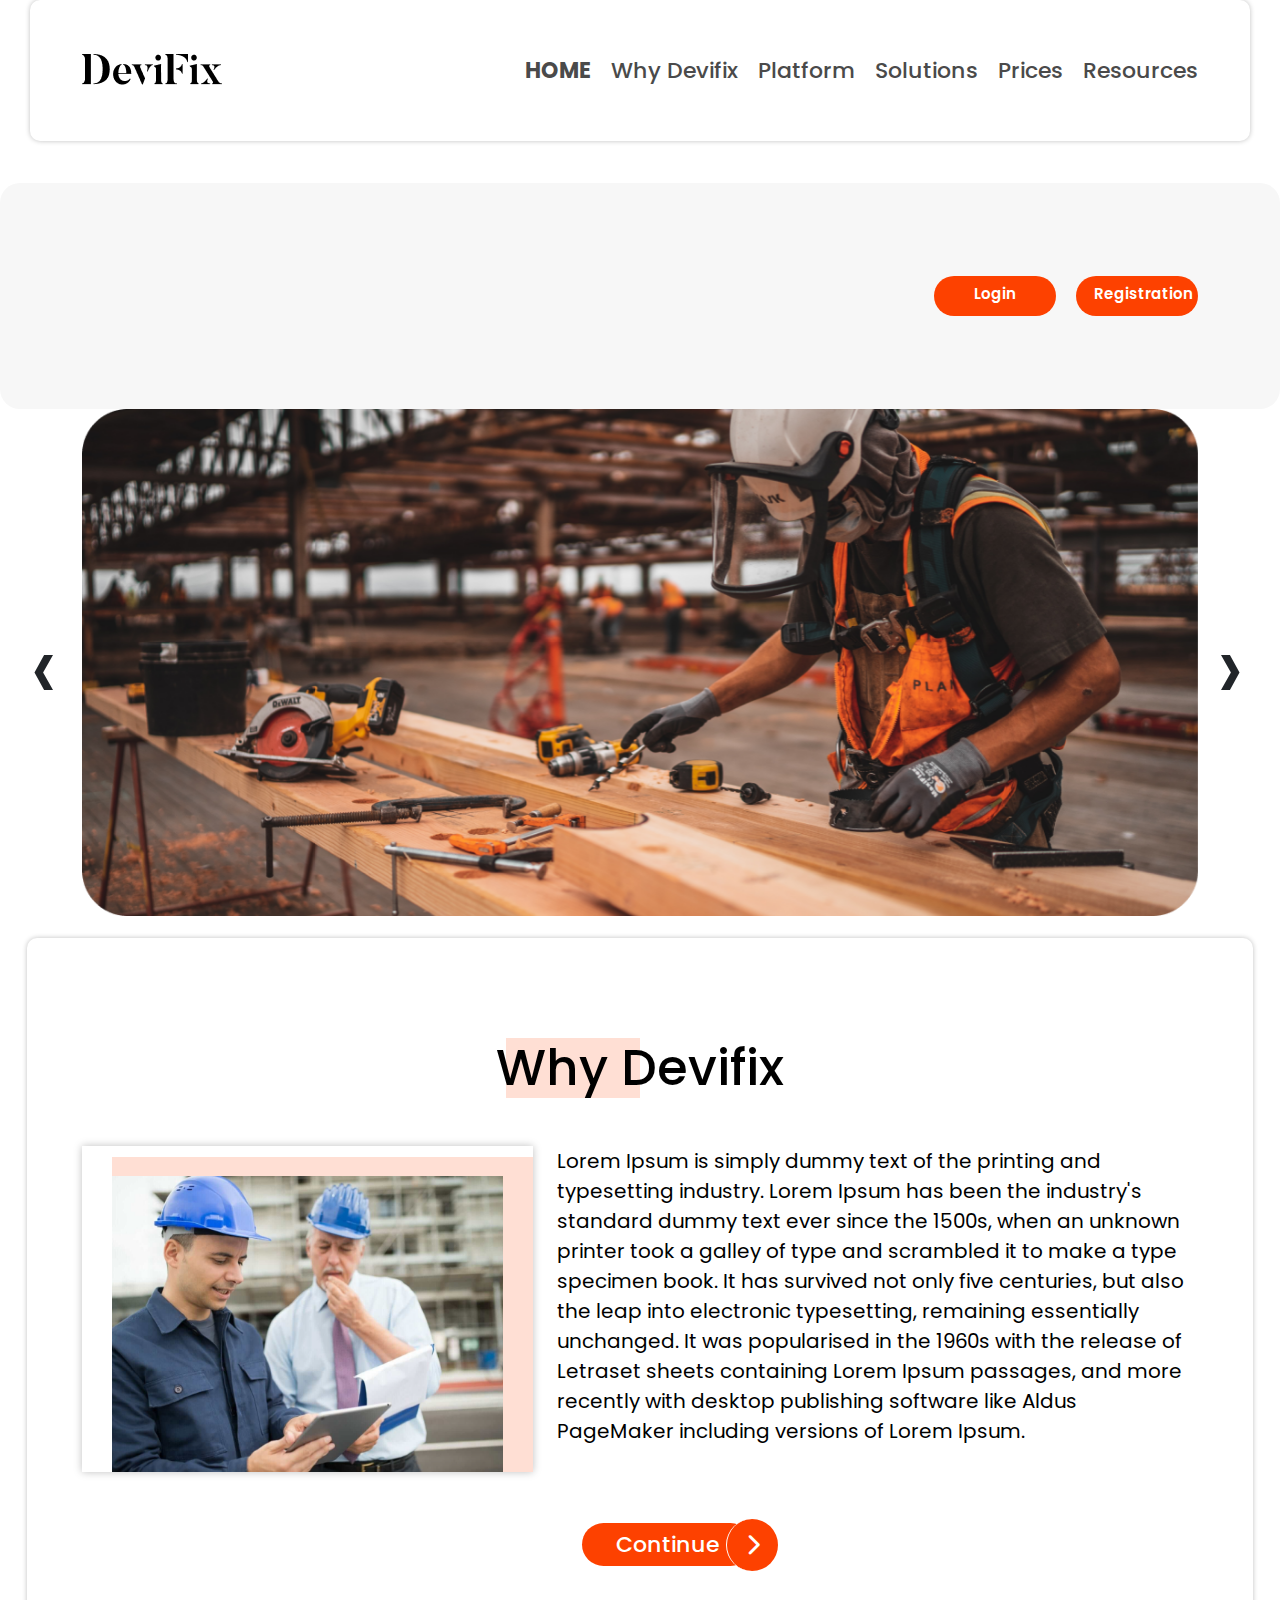
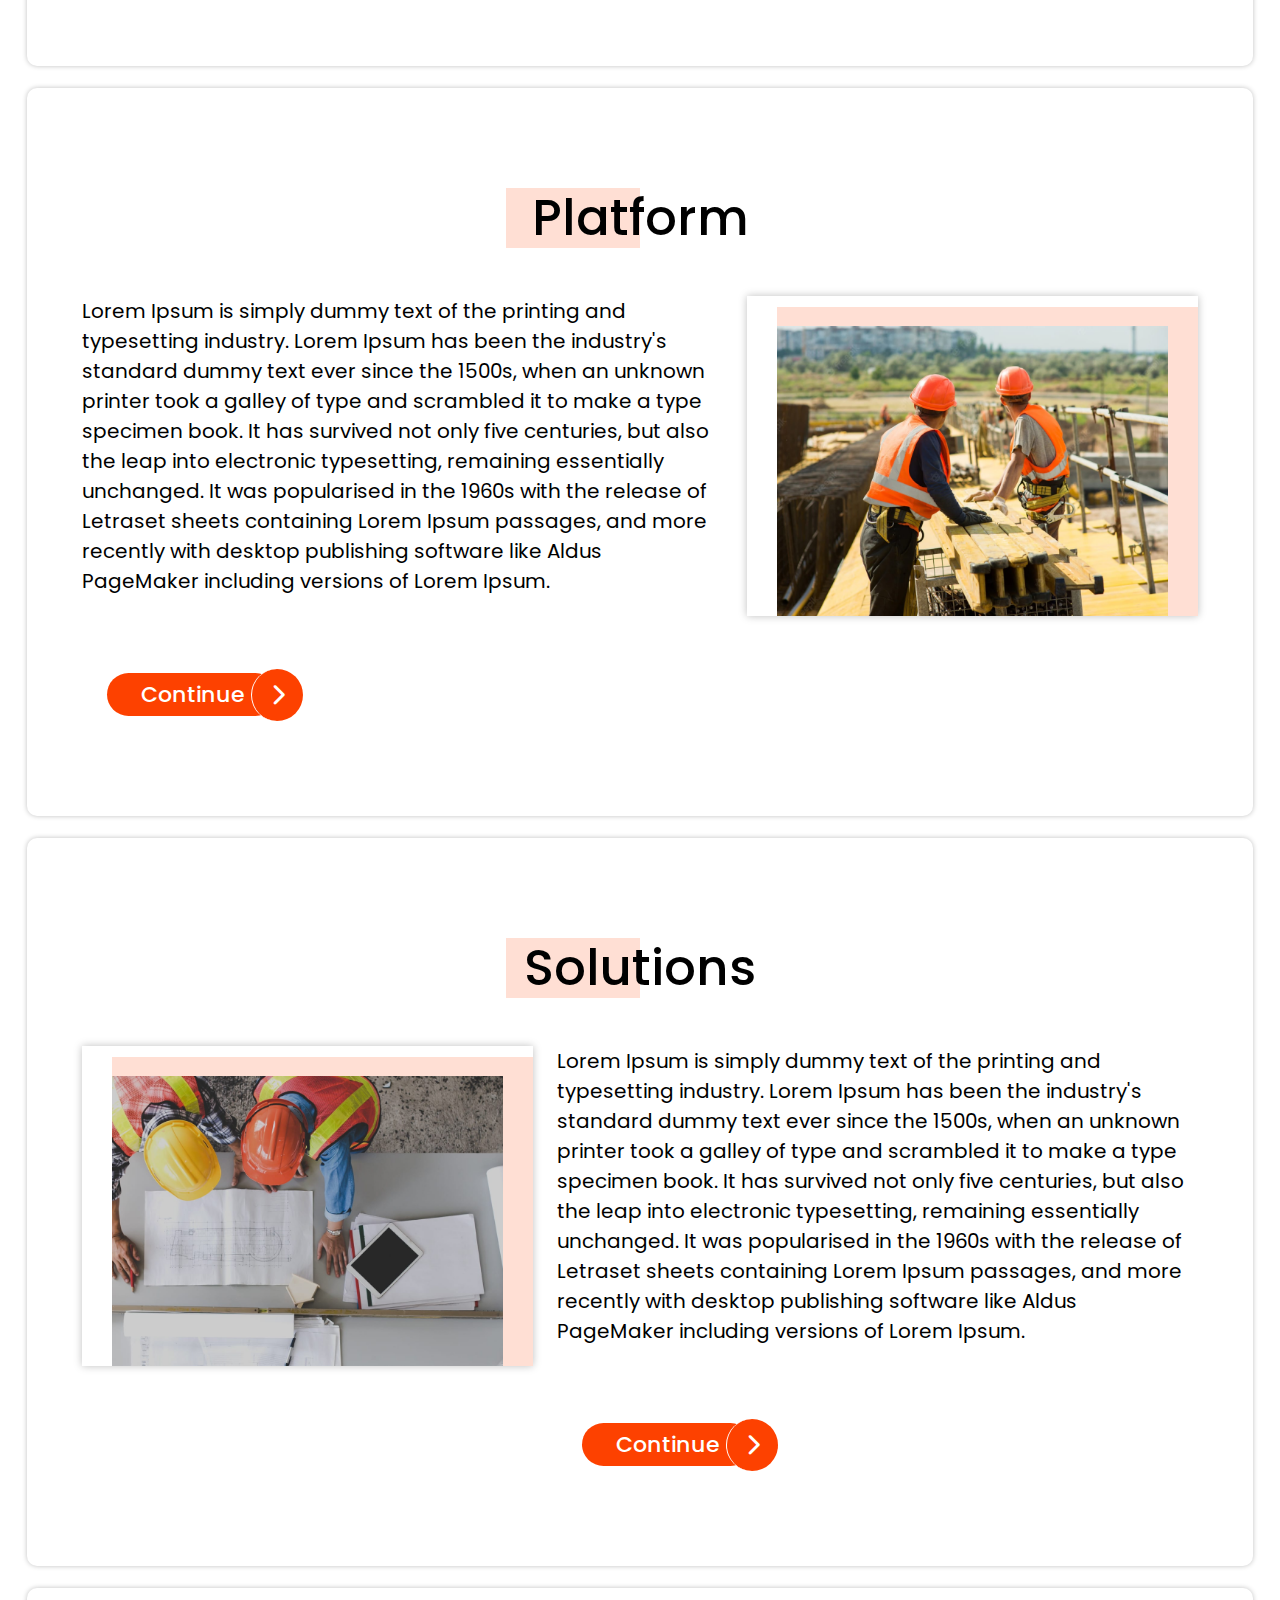
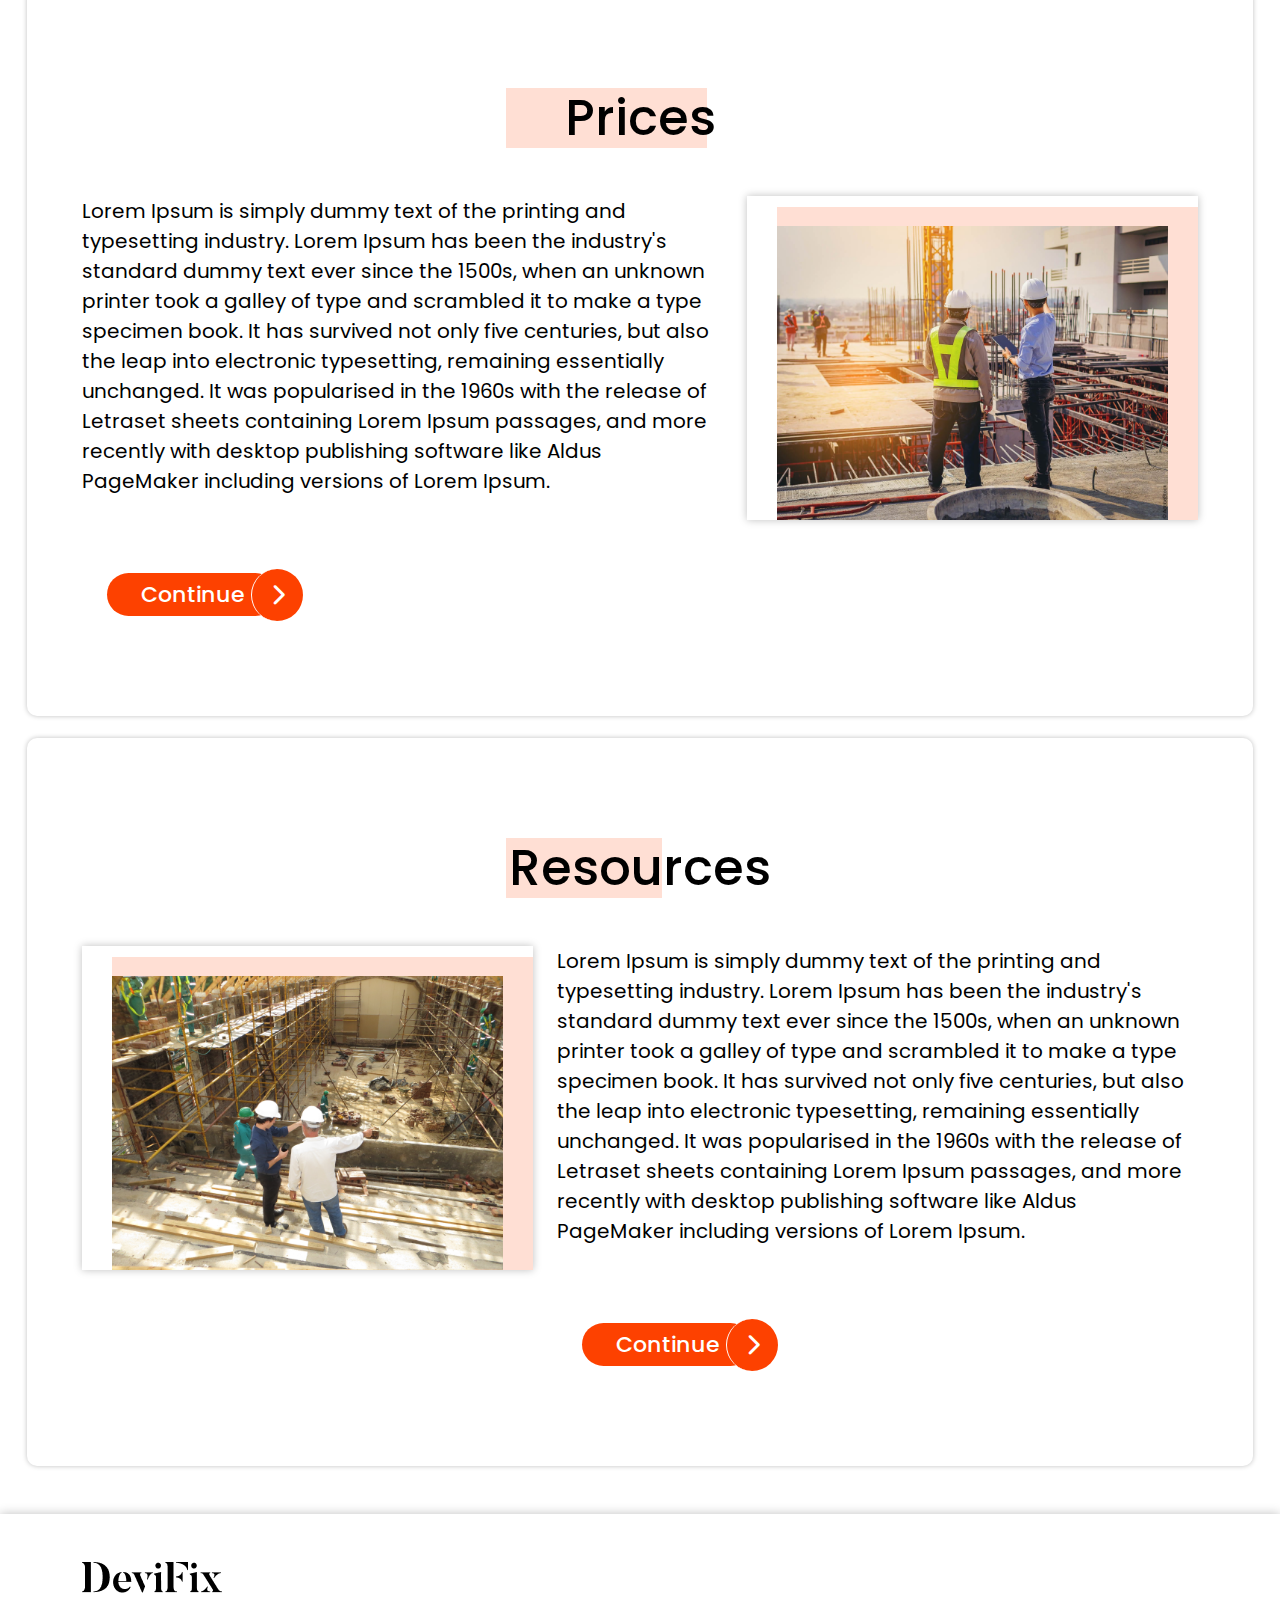
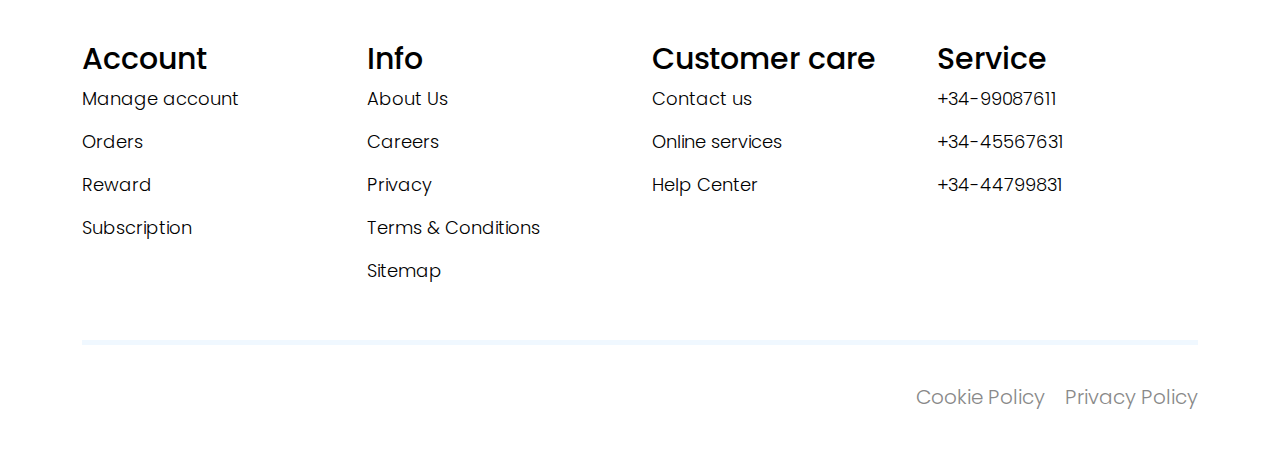
<file: index.html>
<!DOCTYPE html>
<html lang="en">

<head>
    <meta charset="UTF-8">
    <meta http-equiv="X-UA-Compatible" content="IE=edge">
    <meta name="viewport" content="width=device-width, initial-scale=1.0">
    <title>Devifix</title>
    <link rel="icon" href="assets/images/logo/logo.png">
    <link rel="apple-touch-icon" href="assets/images/logo/logo.png">
    <!--------owl-carousel-min.css---->
    <link rel="stylesheet" href="assets/css/owl.carousel.min.css">
    <!--------owl-theme-min.css---->
    <link rel="stylesheet" href="assets/css/owl.theme.default.min.css">
    <!-------bootstrap.css---->
    <link rel="stylesheet" href="https://cdn.jsdelivr.net/npm/bootstrap@5.2.2/dist/css/bootstrap.min.css">
    <!--------font-awesome icon--->
    <link rel="stylesheet" href="https://cdnjs.cloudflare.com/ajax/libs/font-awesome/6.2.0/css/all.min.css">
    <!---------style.css-------------->
    <link rel="stylesheet" href="assets/css/style.css">
    <!--------responsive.css---------->
    <link rel="stylesheet" href="assets/css/responsive.css">
</head>

<body>
    <!-------start header area-------->
    <header class="header">
        <div class="container">
            <div class="row r2">
                <!-----logo area--->
                <div class="col-md-2 col-5">
                    <div class="logo">
                        <a href="index.html">
                            <img src="assets/images/logo/logo.png" alt="">
                        </a>
                    </div>
                </div>
                <!-----menu area---->
                  <!-----mobile menu------->
               
                <div class="col-md-10 col-5">
                  
                    <div class="menu  menu-items">
                        <ul>
                            <li><a class="active" href="#">home</a></li>
                            <li><a href="#">Why Devifix</a></li>
                            <li><a href="#">Platform</a></li>
                            <li><a href="#">Solutions</a></li>
                            <li><a href="#">Prices</a></li>
                            <li><a href="#">Resources</a></li>
                        </ul>
                    </div>
                    <div class="mobile-icon">
                        <a href="#"><i class="fa-solid fa-bars"></i></a>
                    </div>
                </div>
            </div>
        </div>
    </header>
    <!-------end header area-------->

    <!---------start hero-area------->
    <div class="hero-area">
        <div class="container">
            <div class="row">
                <div class="col-md-12">
                    <div class="login">
                        <ul>
                            <li><a href="#">login</a></li>
                            <li><a href="register.html">registration</a></li>
                        </ul>
                    </div>
                </div>
            </div>
        </div>
    </div>

    <!-----start owl-caousel area------->
    <div class="carousel-area">
        <div class="container">
            <div class="row">
                <div class="col-md-12  owl-carousel  slider">
                    <div class="item">
                        <img src="assets/images/banner/banner.png" alt="banner">
                    </div>
                    <div class="item">
                        <img src="assets/images/banner/banner.png" alt="banner">
                    </div>
                    <div class="item">
                        <img src="assets/images/banner/banner.png" alt="banner">
                    </div>
                    <div class="item">
                        <img src="assets/images/banner/banner.png" alt="banner">
                    </div>
                </div>
            </div>
        </div>
    </div>
    <!-----start owl-caousel area------->
    <!---------end hero-area--------->

    <section class="hero_section">
        <div class="container">
            <div class="row pb-5">
                <div class="col-md-12">
                    <div class="main-title">
                        <h2> Why Devifix</h2>
                    </div>
                </div>
            </div>
            <div class="row">
                <div class="col-md-5">
                    <div class="image_item">
                        <img src="assets/images/banner/hero_image.png" alt="banner Image">
                    </div>
                </div>
                <div class="col-md-7">
                    <div class="devifix-content">
                        <p>Lorem Ipsum is simply dummy text of the printing and typesetting
                            industry. Lorem Ipsum has been the industry's standard dummy
                            text ever since the 1500s, when an unknown printer took a galley
                            of type and scrambled it to make a type specimen book. It has
                            survived not only five centuries, but also the leap into electronic
                            typesetting, remaining essentially unchanged. It was popularised
                            in the 1960s with the release of Letraset sheets containing
                            Lorem Ipsum passages, and more recently with desktop
                            publishing software like Aldus PageMaker including versions
                            of Lorem Ipsum.
                        </p>
                    </div>
                    <div class="button">
                        <a href="#">Continue <span><i class="fa-solid fa-chevron-right"></i></span></a>
                    </div>
                </div>
            </div>
        </div>
    </section>
    <section class="hero_section">
        <div class="container">
            <div class="row pb-5">
                <div class="col-md-12">
                    <div class="main-title">
                        <h2>Platform</h2>
                    </div>
                </div>
            </div>
            <div class="row row2">
                <div class="col-md-5">
                    <div class="image_item">
                        <img src="assets/images/banner/two.png" alt="banner Image">
                    </div>
                </div>
                <div class="col-md-7">
                    <div class="devifix-content">
                        <p>Lorem Ipsum is simply dummy text of the printing and typesetting
                            industry. Lorem Ipsum has been the industry's standard dummy
                            text ever since the 1500s, when an unknown printer took a galley
                            of type and scrambled it to make a type specimen book. It has
                            survived not only five centuries, but also the leap into electronic
                            typesetting, remaining essentially unchanged. It was popularised
                            in the 1960s with the release of Letraset sheets containing
                            Lorem Ipsum passages, and more recently with desktop
                            publishing software like Aldus PageMaker including versions
                            of Lorem Ipsum.
                        </p>
                    </div>
                    <div class="button">
                        <a href="#">Continue <span><i class="fa-solid fa-chevron-right"></i></span></a>
                    </div>
                </div>
            </div>
        </div>
    </section>
    <section class="hero_section">
        <div class="container">
            <div class="row pb-5">
                <div class="col-md-12">
                    <div class="main-title">
                        <h2>Solutions</h2>
                    </div>
                </div>
            </div>
            <div class="row">
                <div class="col-md-5">
                    <div class="image_item">
                        <img src="assets/images/banner/three.png" alt="banner Image">
                    </div>
                </div>
                <div class="col-md-7">
                    <div class="devifix-content">
                        <p>Lorem Ipsum is simply dummy text of the printing and typesetting
                            industry. Lorem Ipsum has been the industry's standard dummy
                            text ever since the 1500s, when an unknown printer took a galley
                            of type and scrambled it to make a type specimen book. It has
                            survived not only five centuries, but also the leap into electronic
                            typesetting, remaining essentially unchanged. It was popularised
                            in the 1960s with the release of Letraset sheets containing
                            Lorem Ipsum passages, and more recently with desktop
                            publishing software like Aldus PageMaker including versions
                            of Lorem Ipsum.
                        </p>
                    </div>
                    <div class="button">
                        <a href="#">Continue <span><i class="fa-solid fa-chevron-right"></i></span></a>
                    </div>
                </div>
            </div>
        </div>
    </section>
    <section class="hero_section">
        <div class="container">
            <div class="row pb-5">
                <div class="col-md-12">
                    <div class="main-title main-title1">
                        <h2>Prices</h2>
                    </div>
                </div>
            </div>
            <div class="row row3">
                <div class="col-md-5">
                    <div class="image_item">
                        <img src="assets/images/banner/four.png" alt="banner Image">
                    </div>
                </div>
                <div class="col-md-7">
                    <div class="devifix-content">
                        <p>Lorem Ipsum is simply dummy text of the printing and typesetting
                            industry. Lorem Ipsum has been the industry's standard dummy
                            text ever since the 1500s, when an unknown printer took a galley
                            of type and scrambled it to make a type specimen book. It has
                            survived not only five centuries, but also the leap into electronic
                            typesetting, remaining essentially unchanged. It was popularised
                            in the 1960s with the release of Letraset sheets containing
                            Lorem Ipsum passages, and more recently with desktop
                            publishing software like Aldus PageMaker including versions
                            of Lorem Ipsum.
                        </p>
                    </div>
                    <div class="button">
                        <a href="#">Continue <span><i class="fa-solid fa-chevron-right"></i></span></a>
                    </div>
                </div>
            </div>
        </div>
    </section>
    <section class="hero_section mb-5">
        <div class="container">
            <div class="row pb-5 ">
                <div class="col-md-12">
                    <div class="main-title main-title2">
                        <h2>Resources</h2>
                    </div>
                </div>
            </div>
            <div class="row">
                <div class="col-md-5">
                    <div class="image_item">
                        <img src="assets/images/banner/five.png" alt="banner Image">
                    </div>
                </div>
                <div class="col-md-7">
                    <div class="devifix-content">
                        <p>Lorem Ipsum is simply dummy text of the printing and typesetting
                            industry. Lorem Ipsum has been the industry's standard dummy
                            text ever since the 1500s, when an unknown printer took a galley
                            of type and scrambled it to make a type specimen book. It has
                            survived not only five centuries, but also the leap into electronic
                            typesetting, remaining essentially unchanged. It was popularised
                            in the 1960s with the release of Letraset sheets containing
                            Lorem Ipsum passages, and more recently with desktop
                            publishing software like Aldus PageMaker including versions
                            of Lorem Ipsum.
                        </p>
                    </div>
                    <div class="button">
                        <a href="#">Continue <span><i class="fa-solid fa-chevron-right"></i></span></a>
                    </div>
                </div>
            </div>
        </div>
    </section>
    <!-------start footer area----->
    <footer class="footer-area">
        <div class="container">
            <div class="row">
                <div class="col-md-12">
                    <div class="footer-logo mt-5 mb-5">
                        <img src="assets/images/logo/logo.png" alt="">
                    </div>
                </div>
                <div class="col-md-3 mb-5 col-sm-6 col-12">
                    <div class="footer-heading">
                        <h2>Account </h2>
                    </div>
                    <div class="footer-content">
                        <ul>
                            <li><a href="#">Manage account </a></li>
                            <li><a href="#">Orders </a></li>
                            <li><a href="#">Reward </a></li>
                            <li><a href="#">Subscription</a></li>
                        </ul>
                    </div>
                    </di>
                </div>
                <div class="col-md-3 mb-5 col-sm-6 col-12">
                    <div class="footer-heading">
                        <h2>Info </h2>
                    </div>
                    <div class="footer-content">
                        <ul>
                            <li><a href="#">About Us </a></li>
                            <li><a href="#">Careers</a></li>
                            <li><a href="#">Privacy </a></li>
                            <li><a href="#">Terms & Conditions</a></li>
                            <li><a href="#">Sitemap</a></li>
                        </ul>
                    </div>
                    </di>
                </div>
                <div class="col-md-3 mb-5 col-sm-6 col-12">
                    <div class="footer-heading">
                        <h2>Customer care </h2>
                    </div>
                    <div class="footer-content">
                        <ul>
                            <li><a href="#">Contact us </a></li>
                            <li><a href="#">Online services</a></li>
                            <li><a href="#">Help Center </a></li>
                        </ul>
                    </div>
                    </di>
                </div>
                <div class="col-md-3 mb-5 col-sm-6 col-12">
                    <div class="footer-heading">
                        <h2>Service</h2>
                    </div>
                    <div class="footer-content">
                        <ul>
                            <li><a href="#">+34-99087611</a></li>
                            <li><a href="#">+34-45567631</a></li>
                            <li><a href="#">+34-44799831</a></li>
                        </ul>
                    </div>
                    </di>
                </div>
            </div>
            <div class="row">
                <div class="col-md-12  pb-5 col-sm-12">
                    <div class="cookies">
                        <ul>
                            <li><a href="#">Cookie Policy</a></li>
                            <li><a href="#">Privacy Policy</a></li>
                        </ul>
                    </div>
                </div>
            </div>
        </div>
    </footer>
    <!-------end footer area------->


    <!---------jQuery.js----------->
    <script src="assets/js/jquery.min.js"></script>
    <!--------owl-carousel-min.js---->
    <script src="assets/js/owl.carousel.min.js"></script>
    <!---------bootstrap.js----------->
    <script src="https://cdn.jsdelivr.net/npm/bootstrap@5.2.2/dist/js/bootstrap.bundle.min.js"></script>
    <!---------scripts.js----------->
    <script src="assets/js/scripts.js"></script>
</body>

</html>
</file>
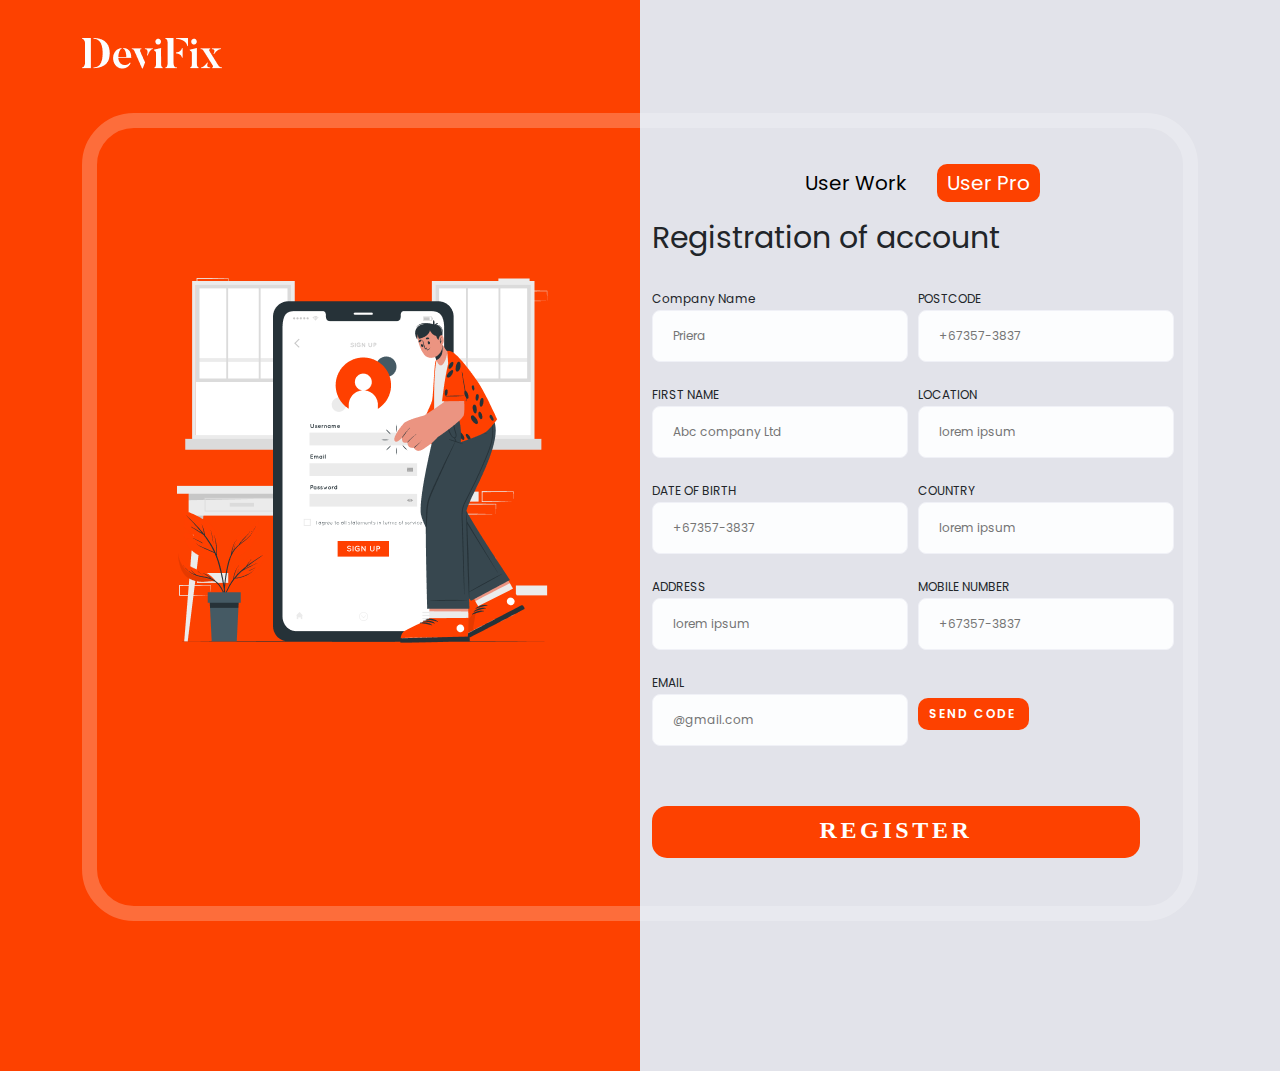
<file: register.html>
<!DOCTYPE html>
<html lang="en">

<head>
    <meta charset="UTF-8">
    <meta http-equiv="X-UA-Compatible" content="IE=edge">
    <meta name="viewport" content="width=device-width, initial-scale=1.0">
    <title>Devifix</title>
    <link rel="icon" href="assets/images/logo/logo.png">
    <link rel="apple-touch-icon" href="assets/images/logo/logo.png">
    <!--------owl-carousel-min.css---->
    <link rel="stylesheet" href="assets/css/owl.carousel.min.css">
    <!--------owl-theme-min.css---->
    <link rel="stylesheet" href="assets/css/owl.theme.default.min.css">
    <!-------bootstrap.css---->
    <link rel="stylesheet" href="https://cdn.jsdelivr.net/npm/bootstrap@5.2.2/dist/css/bootstrap.min.css">
    <!--------font-awesome icon--->
    <link rel="stylesheet" href="https://cdnjs.cloudflare.com/ajax/libs/font-awesome/6.2.0/css/all.min.css">
    <!---------style.css-------------->
    <link rel="stylesheet" href="assets/css/style.css">
    <!--------responsive.css---------->
    <link rel="stylesheet" href="assets/css/responsive.css">
</head>

<body>
    <!---------start registration section------->
    <section class="regi-area">
        <div class="container">
            <div class="row">
                <div class="col-md-12 regi">
                    <div class="regi-logo">
                        <a href="index.html"><img src="assets/images/register/logo.png" alt=""></a>
                    </div>
                </div>
            </div>
            <div class="main-area">
                <div class="row ">
                    <div class="col-md-6  regi">
                        <div class="regi-image">
                            <img src="assets/images/register/cuate.png" alt="">
                        </div>
                    </div>
                    <div class="col-md-6">
                        <div class="form-area">
                            <div class="user-btn">
                                <ul>
                                    <li><a href="user.html">user work</a></li>
                                    <li><a class="active" href="userpro.html">user pro</a></li>
                                </ul>
                            </div>
                            <h2>Registration of account</h2>
                            <form action="#" class="mt-2">
                                <div class="col-md-6 float">
                                    <div class="input-box">
                                        <span class="details">Company Name</span> </br>
                                        <input type="text" placeholder="Priera" required>
                                    </div>
                                    <div class="input-box">
                                        <span class="details">FIRST NAME</span> </br>
                                        <input type="text" placeholder="Abc company Ltd" required>
                                    </div>
                                    <div class="input-box">
                                        <span class="details">DATE OF BIRTH</span></br>
                                        <input type="text" placeholder="+67357-3837" required>
                                    </div>
                                    <div class="input-box">
                                        <span class="details">ADDRESS</span> </br>
                                        <input type="text" placeholder="lorem ipsum" required>
                                    </div>
                                    <div class="input-box">
                                        <span class="details">EMAIL</span> </br>
                                        <input type="text" placeholder="@gmail.com" required>
                                    </div>
                                    <div class="button2 mb-5">
                                        <a href="#" type="submit" value="Register">Register</a>
                                    </div>
                                </div>
                                <div class="col-md-6 float">
                                    <div class="input-box">
                                        <span class="details">POSTCODE</span> </br>
                                        <input type="text" placeholder="+67357-3837" required>
                                    </div>
                                    <div class="input-box">
                                        <span class="details">LOCATION</span> </br>
                                        <input type="text" placeholder="lorem ipsum" required>
                                    </div>
                                    <div class="input-box">
                                        <span class="details">COUNTRY</span></br>
                                        <input type="text" placeholder="lorem ipsum" required>
                                    </div>
                                    <div class="input-box">
                                        <span class="details">MOBILE NUMBER</span> </br>
                                        <input type="text" placeholder="+67357-3837" required>
                                    </div>
                                    <div class="input-box button3 mt-5 box">
                                        <a href="#popup1">send code</a>
                                    </div>

                                    <div id="popup1" class="overlay">
                                        <div class="popup">
                                            <h2>Enter Verification Code</h2>
                                            <p>Enter code that we have sent to your email your...@gmail.com</p>
                                            <a class="close" href="#">&times;</a>
                                            <div class="content">
                                               <Ul>
                                                <form action="/action_page.php">
                                                   
                                                  </form>
                                               </Ul>
                                            </div>
                                        </div>
                                    </div>

                                </div>
                            </form>
                        </div>
                    </div>
                </div>
            </div>
        </div>
    </section>
    <!---------end registration section------->










    <!---------jQuery.js----------->
    <script src="assets/js/jquery.min.js"></script>
    <!--------owl-carousel-min.js---->
    <script src="assets/js/owl.carousel.min.js"></script>
    <!---------bootstrap.js----------->
    <script src="https://cdn.jsdelivr.net/npm/bootstrap@5.2.2/dist/js/bootstrap.bundle.min.js"></script>
    <!---------scripts.js----------->
    <script src="assets/js/scripts.js"></script>
</body>

</html>
</file>
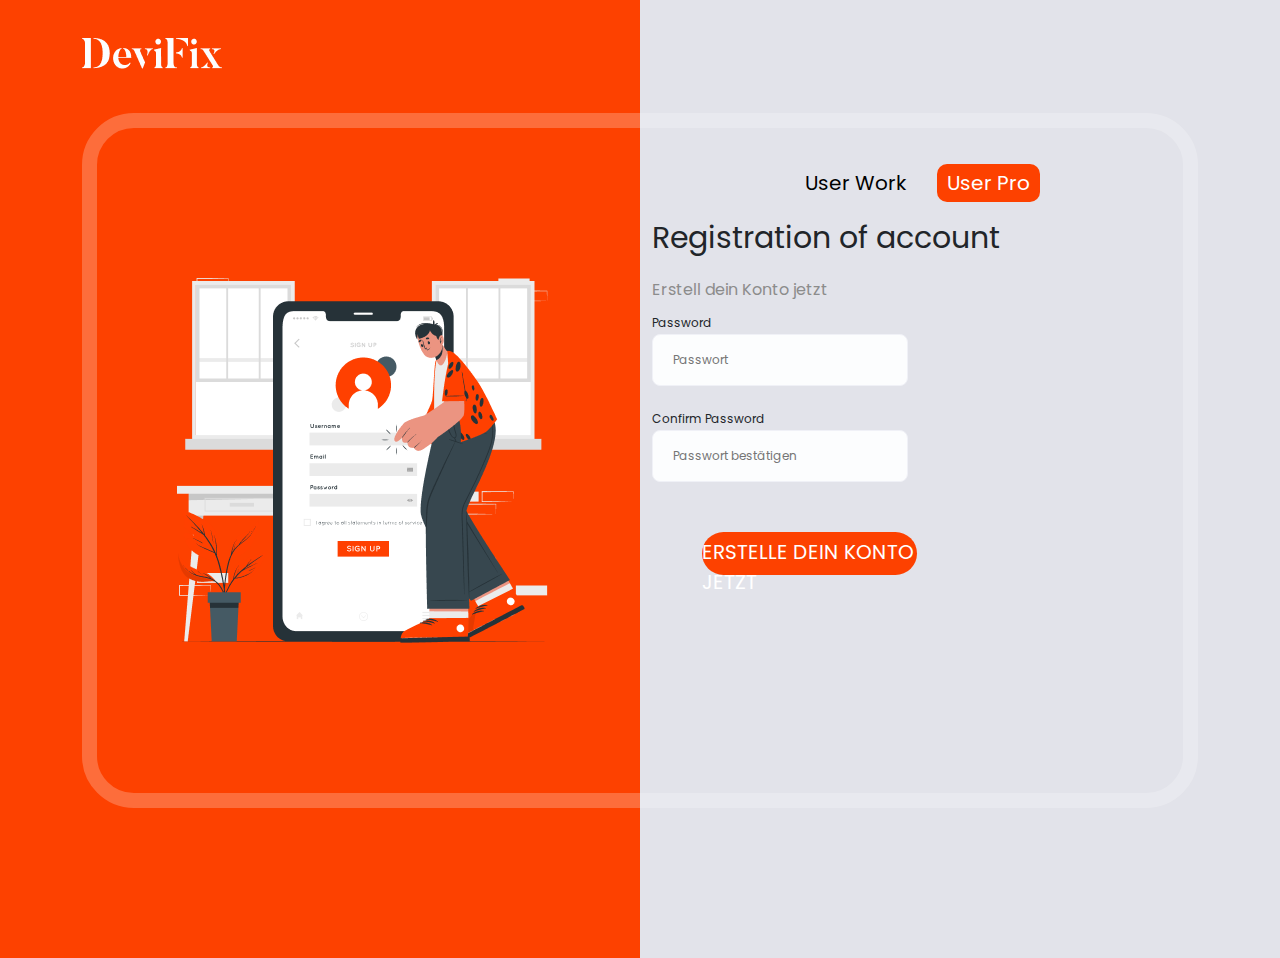
<file: user.html>
<!DOCTYPE html>
<html lang="en">

<head>
    <meta charset="UTF-8">
    <meta http-equiv="X-UA-Compatible" content="IE=edge">
    <meta name="viewport" content="width=device-width, initial-scale=1.0">
    <title>Devifix</title>
    <!--------owl-carousel-min.css---->
    <link rel="stylesheet" href="assets/css/owl.carousel.min.css">
    <!--------owl-theme-min.css---->
    <link rel="stylesheet" href="assets/css/owl.theme.default.min.css">
    <!-------bootstrap.css---->
    <link rel="stylesheet" href="https://cdn.jsdelivr.net/npm/bootstrap@5.2.2/dist/css/bootstrap.min.css">
    <!--------font-awesome icon--->
    <link rel="stylesheet" href="https://cdnjs.cloudflare.com/ajax/libs/font-awesome/6.2.0/css/all.min.css">
    <!---------style.css-------------->
    <link rel="stylesheet" href="assets/css/style.css">
    <!--------responsive.css---------->
    <link rel="stylesheet" href="assets/css/responsive.css">
</head>

<body>
    <!---------start registration section------->
    <section class="regi-area">
        <div class="container">
            <div class="row">
                <div class="col-md-12 regi">
                    <div class="regi-logo">
                        <a href="index.html"><img src="assets/images/register/logo.png" alt=""></a>
                    </div>
                </div>
            </div>
            <div class="main-area">
                <div class="row ">
                    <div class="col-md-6  regi">
                        <div class="regi-image">
                            <img src="assets/images/register/cuate.png" alt="">
                        </div>
                    </div>
                    <div class="col-md-6">
                        <div class="form-area">
                            <div class="user-btn">
                                <ul>
                                    <li><a href="user.html">user work</a></li>
                                    <li><a class="active" href="userpro.html">user pro</a></li>
                                </ul>
                            </div>
                            <h2>Registration of account</h2>
                            <p>Erstell dein Konto jetzt</p>
                            <form action="#" class="mt-2">
                                <div class="col-md-6 float">
                                    <div class="input-box">
                                        <span class="details">Password</span> </br>
                                        <input type="text" placeholder="Passwort" required>
                                    </div>
                                    <div class="input-box">
                                        <span class="details">Confirm Password</span> </br>
                                        <input type="text" placeholder="Passwort bestätigen" required>
                                    </div>
                                    <div class="button2 button4 mb-5">
                                        <a href="#" type="submit" value="Erstelle dein konto jetzt">Erstelle dein konto jetzt</a>
                                    </div>
                                </div>
                                </div>
                            </form>
                        </div>
                    </div>
                </div>
            </div>
        </div>
    </section>
    <!---------end registration section------->










    <!---------jQuery.js----------->
    <script src="assets/js/jquery.min.js"></script>
    <!--------owl-carousel-min.js---->
    <script src="assets/js/owl.carousel.min.js"></script>
    <!---------bootstrap.js----------->
    <script src="https://cdn.jsdelivr.net/npm/bootstrap@5.2.2/dist/js/bootstrap.bundle.min.js"></script>
    <!---------scripts.js----------->
    <script src="assets/js/scripts.js"></script>
</body>

</html>
</file>
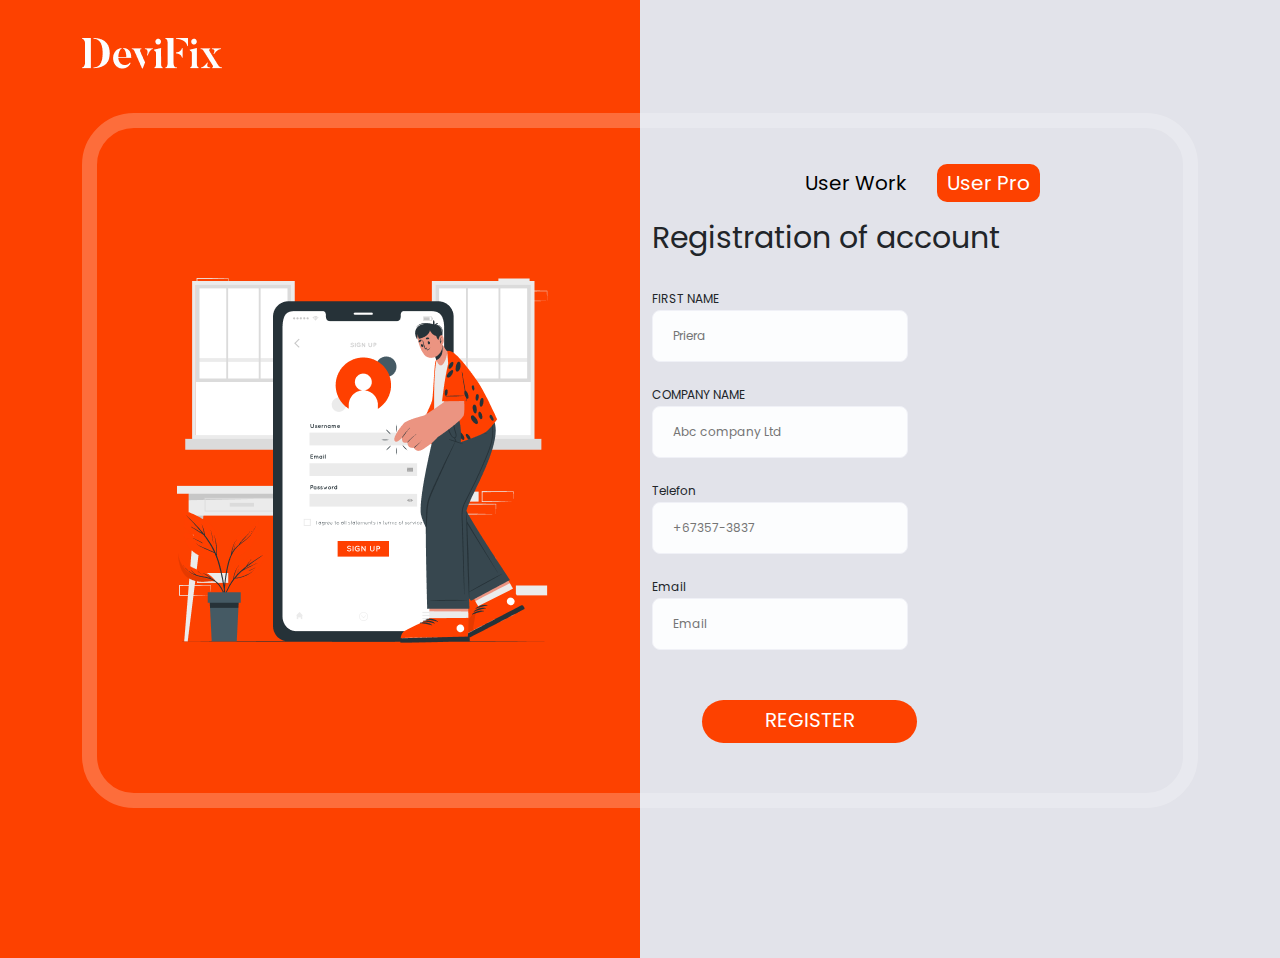
<file: userpro.html>
<!DOCTYPE html>
<html lang="en">

<head>
    <meta charset="UTF-8">
    <meta http-equiv="X-UA-Compatible" content="IE=edge">
    <meta name="viewport" content="width=device-width, initial-scale=1.0">
    <title>Devifix</title>
    <link rel="icon" href="assets/images/logo/logo.png">
    <link rel="apple-touch-icon" href="assets/images/logo/logo.png">
    <!--------owl-carousel-min.css---->
    <link rel="stylesheet" href="assets/css/owl.carousel.min.css">
    <!--------owl-theme-min.css---->
    <link rel="stylesheet" href="assets/css/owl.theme.default.min.css">
    <!-------bootstrap.css---->
    <link rel="stylesheet" href="https://cdn.jsdelivr.net/npm/bootstrap@5.2.2/dist/css/bootstrap.min.css">
    <!--------font-awesome icon--->
    <link rel="stylesheet" href="https://cdnjs.cloudflare.com/ajax/libs/font-awesome/6.2.0/css/all.min.css">
    <!---------style.css-------------->
    <link rel="stylesheet" href="assets/css/style.css">
    <!--------responsive.css---------->
    <link rel="stylesheet" href="assets/css/responsive.css">
</head>

<body>
    <!---------start registration section------->
    <section class="regi-area">
        <div class="container">
            <div class="row">
                <div class="col-md-12 regi">
                    <div class="regi-logo">
                        <a href="index.html"><img src="assets/images/register/logo.png" alt=""></a>
                    </div>
                </div>
            </div>
            <div class="main-area">
                <div class="row ">
                    <div class="col-md-6  regi">
                        <div class="regi-image">
                            <img src="assets/images/register/cuate.png" alt="">
                        </div>
                    </div>
                    <div class="col-md-6">
                        <div class="form-area">
                            <div class="user-btn">
                                <ul>
                                    <li><a href="user.html">user work</a></li>
                                    <li><a class="active" href="userpro.html">user pro</a></li>
                                </ul>
                            </div>
                            <h2>Registration of account</h2>
                            <form action="#" class="mt-2">
                                <div class="col-md-6 float">
                                    <div class="input-box">
                                        <span class="details">FIRST NAME</span> </br>
                                        <input type="text" placeholder="Priera" required>
                                    </div>
                                    <div class="input-box">
                                        <span class="details">COMPANY NAME</span> </br>
                                        <input type="text" placeholder="Abc company Ltd" required>
                                    </div>
                                    <div class="input-box">
                                        <span class="details">Telefon</span> </br>
                                        <input type="text" placeholder="+67357-3837" required>
                                    </div>
                                    <div class="input-box">
                                        <span class="details">Email</span> </br>
                                        <input type="text" placeholder="Email" required>
                                    </div>
                                    <div class="button2 button4 mb-5">
                                        <a href="#" type="submit" value="register">register</a>
                                    </div>
                                </div>
                                </div>
                            </form>
                        </div>
                    </div>
                </div>
            </div>
        </div>
    </section>
    <!---------end registration section------->










    <!---------jQuery.js----------->
    <script src="assets/js/jquery.min.js"></script>
    <!--------owl-carousel-min.js---->
    <script src="assets/js/owl.carousel.min.js"></script>
    <!---------bootstrap.js----------->
    <script src="https://cdn.jsdelivr.net/npm/bootstrap@5.2.2/dist/js/bootstrap.bundle.min.js"></script>
    <!---------scripts.js----------->
    <script src="assets/js/scripts.js"></script>
</body>

</html>
</file>
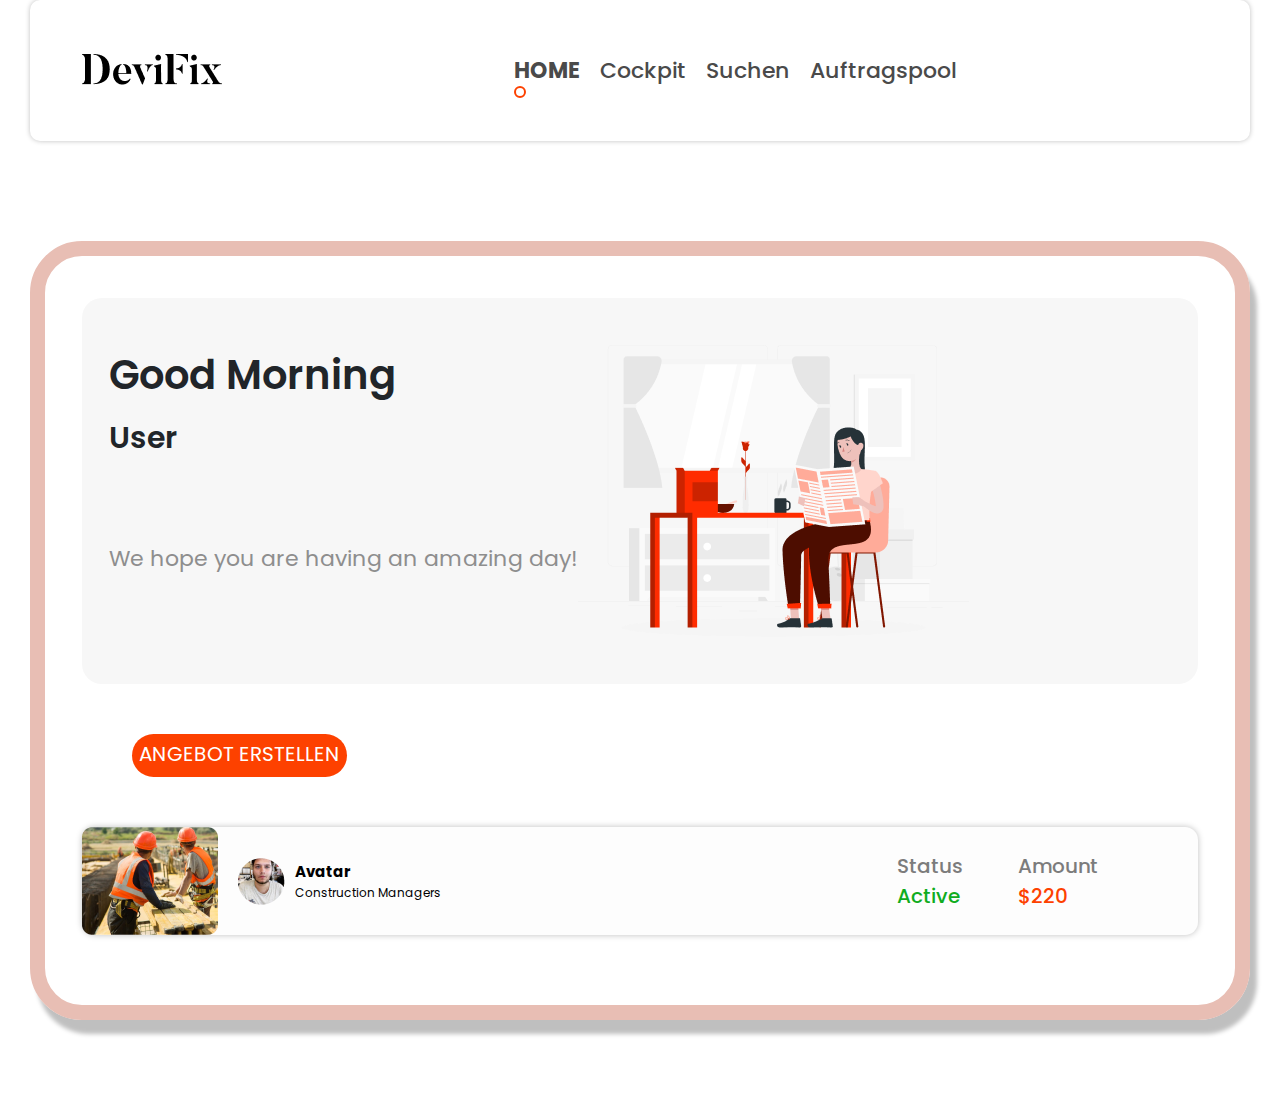
<file: userprohome.html>
<!DOCTYPE html>
<html lang="en">

<head>
    <meta charset="UTF-8">
    <meta http-equiv="X-UA-Compatible" content="IE=edge">
    <meta name="viewport" content="width=device-width, initial-scale=1.0">
    <title>Devifix</title>
    <link rel="icon" href="assets/images/logo/logo.png">
    <link rel="apple-touch-icon" href="assets/images/logo/logo.png">
    <!--------owl-carousel-min.css---->
    <link rel="stylesheet" href="assets/css/owl.carousel.min.css">
    <!--------owl-theme-min.css---->
    <link rel="stylesheet" href="assets/css/owl.theme.default.min.css">
    <!-------bootstrap.css---->
    <link rel="stylesheet" href="https://cdn.jsdelivr.net/npm/bootstrap@5.2.2/dist/css/bootstrap.min.css">
    <!--------font-awesome icon--->
    <link rel="stylesheet" href="https://cdnjs.cloudflare.com/ajax/libs/font-awesome/6.2.0/css/all.min.css">
    <!---------style.css-------------->
    <link rel="stylesheet" href="assets/css/style.css">
    <!--------responsive.css---------->
    <link rel="stylesheet" href="assets/css/responsive.css">
</head>

<body>
    <!-------start header area-------->
    <header class="header">
        <div class="container">
            <div class="row">
                <!-----logo area--->
                <div class="col-md-2">
                    <div class="logo">
                        <a href="index.html">
                            <img src="assets/images/logo/logo.png" alt="">
                        </a>
                    </div>
                </div>
                <!-----menu area---->
                <div class="col-md-10">
                    <div class="menu pro-menu">
                        <ul>
                            <li><a class="active" href="#">home</a></li>
                            <li><a href="#">Cockpit</a></li>
                            <li><a href="#">Suchen</a></li>
                            <li><a href="#">Auftragspool</a></li>
                        </ul>
                    </div>
                </div>
            </div>
        </div>
    </header>
    <!-------end header area-------->
    <!------------start hero area------->
    <section class="hero-section">
        <div class="container">
            <div class="row">
                <div class="col-md-12">
                    <div class="hero-area">
                        <ul>
                            <div class="hero-content">
                                <h2>Good Morning</h2>
                                <h3> User</h3>
                                <p>We hope you are having an amazing day!</p>
                            </div>
                            <div class="hero-img">
                                <a href="#"><img src="assets/images/register/rafiki.png" alt="banner"></a>
                            </div>
                        </ul>
                    </div>
                    <div class="button4 ">
                        <a href="#">Angebot erstellen</a>
                    </div>
                </div>
                <div class="col-md-12">
                    <div class="avatar">
                        <ul>
                            <div class="avatar-left">
                                <ul>
                                    <div class="avater-image">
                                        <img src="assets/images/register/Mask group.png" alt="banner">
                                    </div>
                                    <div class="avater-con">
                                        <a href="#">
                                            <div class="avater-content">
                                                <ul>
                                                    <div class="avatar-img"><img
                                                            src="assets/images/register/Ellipse 59.png" alt="">
                                                    </div>
                                                    <div class="div ava-content">
                                                        <b>Avatar</b>
                                                        <p>Construction Managers</p>
                                                    </div>
                                                </ul>
                                            </div>
                                        </a>
                                    </div>
                                </ul>
                            </div>
                            <div class="avatar-right">
                                <ul>
                                    <div class="list-item">
                                        <li>Status</li>
                                        <li class="active">Active</li>
                                    </div>
                                    <div class="list-item">
                                        <li>Amount</li>
                                        <li class="danger">$220</li>
                                    </div>
                                </ul>
                            </div>
                        </ul>
                    </div>
                </div>
            </div>
        </div>
    </section>
    <!------------end hero area------->


    <!---------jQuery.js----------->
    <script src="assets/js/jquery.min.js"></script>
    <!--------owl-carousel-min.js---->
    <script src="assets/js/owl.carousel.min.js"></script>
    <!---------bootstrap.js----------->
    <script src="https://cdn.jsdelivr.net/npm/bootstrap@5.2.2/dist/js/bootstrap.bundle.min.js"></script>
    <!---------scripts.js----------->
    <script src="assets/js/scripts.js"></script>
</body>

</html>
</file>
<file: assets/css/style.css>
@import url('https://fonts.googleapis.com/css2?family=Poppins:wght@400;500;600;700;800&display=swap');

body {
	margin: 0;
	padding: 0;
	font-family: 'Poppins';
	font-weight: 400;
	background: #FFF;
	overflow-y: scroll !important;
	overflow-x: hidden !important;
}

html,
body,
div,
span,
applet,
object,
iframe,
h1,
h2,
h3,
h4,
h5,
h6,
p,
blockquote,
pre,
a,
abbr,
acronym,
address,
big,
cite,
code,
del,
dfn,
em,
img,
ins,
kbd,
q,
s,
samp,
small,
strike,
strong,
sub,
sup,
tt,
var,
b,
u,
i,
center,
dl,
dt,
dd,
ol,
ul,
li,
fieldset,
form,
label,
legend,
table,
caption,
tbody,
tfoot,
thead,
tr,
th,
td,
article,
aside,
canvas,
details,
embed,
figure,
figcaption,
footer,
header,
hgroup,
menu,
nav,
output,
ruby,
section,
summary,
time,
mark,
audio,
video {
	margin: 0;
	padding: 0;
	border: 0;
	font-size: 100%;
	vertical-align: baseline;
}

article,
aside,
details,
figcaption,
figure,
footer,
header,
hgroup,
menu,
nav,
section {
	display: block;
}

ol,
ul {
	list-style: none;
}

blockquote,
q {
	quotes: none;
}

blockquote:before,
blockquote:after,
q:before,
q:after {
	content: '';
	content: none;
}

table {
	border-collapse: collapse;
	border-spacing: 0;
}

h1 {
	margin: 0;
	padding: 0;
	list-style: none;
}

h3 {
	margin: 0;
	padding: 0;
	list-style: none;
}

h4 {
	margin: 0;
	padding: 0;
	list-style: none;
}

h5 {
	margin: 0;
	padding: 0;
	list-style: none;
}

h6 {
	margin: 0;
	padding: 0;
	list-style: none;
}

p {
	margin: 0;
	padding: 0;
	list-style: none;
}

ul {
	margin: 0;
	padding: 0 !important;
	list-style: none;
}

li {
	margin: 0;
	padding: 0;
	list-style: none;
}

a {
	margin: 0;
	padding: 0;
	list-style: none;
	outline: none !important;
	text-decoration: none !important;
}

input {
	outline: none !important;
}

button {
	outline: none !important;
}

img {
	max-width: 100%;
	height: auto;
}

.sp {
	padding-top: 80px;
	padding-bottom: 80px;
}

h1 {
	font-weight: bold;
	font-size: 65px;
	color: #FFFFFF;
}

p {
	font-style: normal;
	font-weight: 500;
	font-size: 25px;
	color: #FFFFFF;
}

.bg_white {
	background-color: white;
}

.pt_0 {
	padding-top: 0px;
}

.pb_0 {
	padding-bottom: 0px;
}

#page-top {
	overflow-x: hidden !important;
	overflow-y: scroll;
}

/*******************************/
/***1.Header area style********/
/*****************************/
.header {
	padding: 54px 0;
	box-shadow: 0px 0px 5px rgba(0, 0, 0, 0.25);
	border-radius: 10px;
	margin: 0 30px;
}

.menu ul {
	display: flex;
	align-items: center;
	justify-content: end;
	grid-gap: 20px;
}


.menu ul li a {
	font-size: 22px;
	font-family: poppins;
	font-weight: 500;
	color: #4A4A4A;

}

.menu ul li .active,
.menu ul li a:hover {
	text-transform: uppercase;
	font-family: poppins;
	font-weight: 700;
	transition: .5s;
}

/****************************/
/********hero area style****/
/**************************/
.login {
	padding: 46px 0;
}

.login ul {
	display: flex;
	align-items: center;
	justify-content: end;
	grid-gap: 20px;
}

.login ul li {
	background: #FD4100;
	border-radius: 50px;
	width: 122px;
	height: 40px;
	text-align: center;
	padding: 6px 18px;
}

.login ul li a {
	font-size: 15px;
	font-family: poppins;
	font-weight: 600;
	color: #FFF;
	border-radius: 50px;
	text-transform: capitalize;
}

.owl-dots {
	display: none;
}

.owl-carousel .owl-nav button.owl-next,
.owl-carousel .owl-nav button.owl-prev,
.owl-carousel button.owl-dot {
	background: 0 0;
	color: inherit;
	border: none;
	padding: 0 !important;
	font: inherit;
	font-size: 100px;
}

.owl-prev {
	position: absolute;
	top: 36%;
	left: -40px;
}

.owl-next {
	position: absolute;
	top: 36%;
	right: -34px;
}

.hero_section {
	padding-top: 100px;
	padding-bottom: 100px;
	box-shadow: 0px 0px 5px rgba(0, 0, 0, 0.25);
	border-radius: 10px;
	margin: 22px 27px;
}

img {
	max-width: 100%;
	vertical-align: middle;
}

.image_item {
	box-shadow: 0px 0px 8px rgba(0, 0, 0, 0.25);
	padding: 30px 30px 0px 30px;
	position: relative;
	z-index: 1;
	overflow: hidden;
}

.image_item img {
	width: 100%;
}

.image_item::after {
	position: absolute;
	content: "";
	height: 100%;
	width: 100%;
	background: #FFDFD4;
	right: 0;
	z-index: -1;
	top: 11px;
	left: 30px;
}

.hero-title {
	padding: 48px 22px 0 0;
}

.main-title {
	position: relative;
}

.main-title:after {
	position: absolute;
	content: "";
	width: 12%;
	height: 100%;
	background-color: #FFDFD4;
	top: 0;
	left: 38%;
	z-index: -1;
}

.main-title h2 {
	font-size: 50px;
	font-weight: 500;
	font-family: poppins;
	text-align: center;
	color: #000;
}

.devifix-content {
	padding-bottom: 77px;
}

.devifix-content p {
	color: #000;
	font-family: Poppins;
	font-size: 20px;
	font-weight: 400;
	line-height: 30px;
	text-align: left;
	width: 100%;
	max-width: 665px;
}

.button {
	background: #FD4100;
	width: 170px;
	position: relative;
	margin-left: 25px;
	border-radius: 50px;
	text-align: center;
	padding: 5px;
}

.button a {
	font-size: 22px;
	font-family: poppins;
	font-weight: 500;
	text-align: center;
	color: #fff;
}

.button a span {
	position: absolute;
	width: 52px;
	height: 52px;
	top: -4px;
	right: -26px;
	background: #FD4100;
	border-radius: 50%;
	border-left: 1px solid #fff;
}

.button a span i {
	padding-top: 15px;
}

/*************************/
/****hero section area***/
/***********************/
.row2 {
	flex-direction: row-reverse;
}

.row3 {
	flex-direction: row-reverse;
}

.main-title2:after {
	position: absolute;
	content: "";
	width: 14%;
	height: 100%;
	background-color: #FFDFD4;
	top: 0;
	left: 38%;
	z-index: -1;
}

.main-title1:after {
	position: absolute;
	content: "";
	width: 18%;
	height: 100%;
	background-color: #FFDFD4;
	top: 0;
	left: 38%;
	z-index: -1;
}

/****************************/
/****footer area style******/
/**************************/
.footer-area {
	box-shadow: 0px 0px 10px rgba(0, 0, 0, 0.25);
}

.footer-heading h2 {
	font-size: 30px;
	font-weight: 500;
	font-family: poppins;
	color: #000;
}

.footer-content ul li {
	padding: 8px 0;
}

.footer-content ul li a {
	font-family: Poppins;
	font-size: 18px;
	font-weight: 300;
	line-height: 27px;
	letter-spacing: 0em;
	text-align: left;
	color: #000;

}

.cookies {
	border-top: 5px solid aliceblue;
}

.cookies ul li a {
	font-family: 'Poppins';
	font-style: normal;
	font-weight: 300;
	font-size: 20px;
	line-height: 30px;
	color: #898989;
}

.cookies ul {
	display: flex;
	justify-content: end;
	grid-gap: 20px;
	margin-top: 37px;
}

/*************************/
/*****register area style***/
/*************************/
.regi-area {
	background: #E2E3EA;
	position: relative;
	padding-bottom: 150px;
	z-index: 1;
}

.regi-logo {
	margin-top: 38px;
	padding-bottom: 44px;
}

.regi-image {
	padding: 150px 0;
	display: flex;
	align-items: center;
	justify-content: center;
}

.user-btn ul {
	display: flex;
	align-items: center;
	justify-content: center;
	grid-gap: 20px;
}

.user-btn ul li a {
	font-size: 20px;
	font-weight: 400;
	font-family: poppins;
	color: #000;
	padding: 5px 10px;
	border-radius: 10px;
	text-transform: capitalize;
}

.user-btn ul li a.active,
.user-btn ul li a:hover {
	background-color: #FD4100;
	color: #fff;
	transition: .5s;
}

.user-btn {
	margin-top: 40px;
}

.main-area {
	border: 15px solid rgba(255, 255, 255, 0.23);
	border-radius: 52px;
}

.form-area h2 {
	padding: 22px 0;
	font-size: 30px;
	font-weight: 400;
	font-family: poppins;
}

.regi-area::after {
	position: absolute;
	content: "";
	width: 50%;
	height: 100%;
	top: 0;
	left: 0;
	background: #FD4100;
	z-index: -1;
}

.regi {
	z-index: 1;
}

.input-box span {
	font-size: 12px;
	font-weight: 400;
	font-family: poppins;
}

.button2 {
	background: #FD4100;
	width: 488px;
	height: 52px;
	border-radius: 15px;
	border: none;
	margin: auto;
	text-align: center;
	padding-top: 10px;
	margin-top: 60px;
}

.button2 a {
	font-family: Roboto;
	font-size: 24px;
	font-weight: 600;
	line-height: 28px;
	letter-spacing: 0.15em;
	color: #fff;
	text-transform: uppercase;
}

input {
	outline: none !important;
	border: 1px solid #F0F1F7;
	border-radius: 8px;
	background: #FCFDFE;
	max-width: 285px;
	padding-left: 20px;
	font-size: 12px;
	height: 52px;
}

.input-box {
	width: 286px;
	overflow: hidden;
	margin-bottom: 20px;
}

.float {
	float: left;
}


.button3 {
	background: #FD4100;
	width: 111px;
	height: 32px;
	border-radius: 10px;
	border: none;
	text-align: center;
}

.button3 a {
	font-family: Poppins;
	font-size: 12px;
	font-weight: 600;
	line-height: 18px;
	letter-spacing: 0.15em;
	text-align: center;
	color: #fff;
	text-transform: uppercase;

}

.input-box.button3 {
	margin-bottom: 0;
	padding-top: 3px;
}

/********************************/
/********send code popup********/
/******************************/

.overlay {
	position: fixed;
	top: 0;
	bottom: 0;
	left: 0;
	right: 0;
	background: rgba(0, 0, 0, 0.7);
	transition: opacity 500ms;
	visibility: hidden;
	opacity: 0;
}

.overlay:target {
	visibility: visible;
	opacity: 1;
	z-index: 1;
}

.popup {
	margin: 70px auto;
	padding: 20px;
	background: #fff;
	border-radius: 5px;
	width: 30%;
	position: relative;
	transition: all 5s ease-in-out;
}

.popup h2 {
	margin-top: 0;
	color: #333;
	font-family: Tahoma, Arial, sans-serif;
}

.popup .close {
	position: absolute;
	top: 20px;
	right: 30px;
	transition: all 200ms;
	font-size: 30px;
	font-weight: bold;
	text-decoration: none;
	color: #333;
}

.popup .close:hover {
	color: #06D85F;
}

.popup .content {
	max-height: 30%;
	overflow: auto;
}

@media screen and (max-width: 700px) {
	.box {
		width: 70%;
	}

	.popup {
		width: 70%;
	}
}

.content ul {
	display: flex;
	justify-content: center;
	align-items: center;
	grid-gap: 10px;
}

.content ul li {
	width: 50px;
	height: 50px;
	border: 1px solid #FFDFD4;
	background: #FFDFD4;
	border-radius: 5px;
}

/******************************************/
/**************user area style************/
/****************************************/
.form-area p {
	font-family: 'Poppins';
	font-style: normal;
	font-weight: 400;
	font-size: 16px;
	line-height: 24px;
	color: #8C8C8C;
}

.button4 a {
	color: #fff;
	text-transform: uppercase;
	font-family: Roboto;
	font-size: 24px;
	font-weight: 600;
	line-height: 28px;
	letter-spacing: 0.15em;
	text-align: center;
}

/***********************************/
/********userpro home style********/
/*********************************/
.hero-area ul {
	display: flex;
}

.pro-menu {
	justify-content: center;
	align-items: center;
	display: flex;
	position: relative;
}

.hero-section {
	border: 15px solid #E8BEB4;
	box-shadow: 7px 14px 4px rgba(0, 0, 0, 0.25);
	border-radius: 52px;
	margin: 100px 30px;
}

.hero-area {
	margin-top: 42px;
	background: #F7F7F7;
	border-radius: 20px;
	padding: 47px 27px;
}

.hero-content h2 {
	font-family: Poppins;
	font-size: 40px;
	font-weight: 600;
	line-height: 60px;
	letter-spacing: 0em;
	text-align: left;
}

.hero-content h3 {
	font-family: Poppins;
	font-size: 30px;
	font-weight: 600;
	line-height: 45px;
	letter-spacing: 0em;
	text-align: left;
	padding-top: 10px;
	padding-bottom: 82px;
}

.hero-content p {
	font-family: Poppins;
	font-size: 22px;
	font-weight: 400;
	line-height: 33px;
	letter-spacing: 0em;
	text-align: left;
	color: #8E8E8E;
}

.button4 {
	height: 43px;
	width: 215px;
	border-radius: 21.5px;
	background-color: #FD4100;
	text-align: center;
	padding-top: 5px;
	margin: 50px;
}

.button4 a {
	font-family: Poppins;
	font-size: 20px;
	font-weight: 400;
	line-height: 30px;
	letter-spacing: 0em;
	text-align: left;

}

.menu.pro-menu::after {
	box-sizing: border-box;
	position: absolute;
	width: 12px;
	height: 12px;
	left: 242px;
	top: 32px;
	border: 2px solid #FD4100;
	content: "";
	border-radius: 50px;
}

/*************************************/
/******avatar area style*************/
/***********************************/
.avatar {
	background: #FDFDFD;
	box-shadow: 0px 0px 6px rgba(0, 0, 0, 0.25);
	border-radius: 13px;
	margin-bottom: 70px;
}
.avatar ul {
	display: flex;
	align-items: center;
	grid-gap: 20px;
	justify-content: space-between;
}
.avater-content ul {
	display: flex;
	align-items: center;
	justify-content: center;
	grid-gap: 10px;
}

.avatar b {
	font-family: Poppins;
	font-size: 15px;
	font-weight: 700;
	line-height: 23px;
	letter-spacing: 0em;
	text-align: left;
	color: #000;

}

.avatar p {
	font-family: Poppins;
	font-size: 12px;
	font-weight: 400;
	line-height: 18px;
	letter-spacing: 0em;
	text-align: left;
	color: #000;
}
.avatar-right ul {
	display: flex;
	align-items: center;
	justify-content: end;
	grid-gap: 55px;
	margin-right: 100px;
}
.list-item li {
	font-family: Poppins;
	font-size: 20px;
	font-weight: 500;
	line-height: 30px;
	letter-spacing: 0em;
	text-align: left;
	color: #7C7C7C;
}
.list-item .active{
	color: #10AC20
}
.list-item .danger{
	color: #FD4100;
}

.mobile-icon{
	display: none;
}
</file>
<file: assets/css/responsive.css>
@media all and (max-width:1024px) {
    .menu {
        display: block;
    }
}


@media all and (max-width:991px) {
    .menu {
        display: none;
    }

    .menu ul {
        display: flex;
        grid-gap: 20px;
        flex-direction: column;
        top: 125px;
        position: absolute;
        left: 0;
        background-color: #FFDFD4;
        width: 100%;
    }

    .hero-area ul {
        display: flex;
        justify-content: end;
    }

    /*******mobile icon*********/
    .mobile-icon a {
        font-size: 30px;
        border: 1px solid black;
        border-radius: 10px;
    }

    .mobile-icon a .fa-solid.fa-bars {
        padding: 10px;
        color: #FD4100;
    }

    .row.r2 {
        align-items: center;
    }

    .mobile-icon {
        display: flex;
        justify-content: end;
    }

    .hero-area {
        margin: 40px;
    }



}

@media all and (max-width:767px) {
    .image_item {
        margin: 0 15px;
    }

    .devifix-content {
        padding-bottom: 77px;
        margin: 20px 15px;
    }

    .cookies ul {
        justify-content: center;
        align-items: center;
    }

    .button {
        margin: auto;
    }

}





@media all and (max-width:576px) {
    .footer-logo.mt-5.mb-5 {
        text-align: center;
    }

    .footer-heading {
        text-align: center;
    }

    .footer-content {
        text-align: center;
    }

    .button {
        margin: auto;
    }
}
</file>
